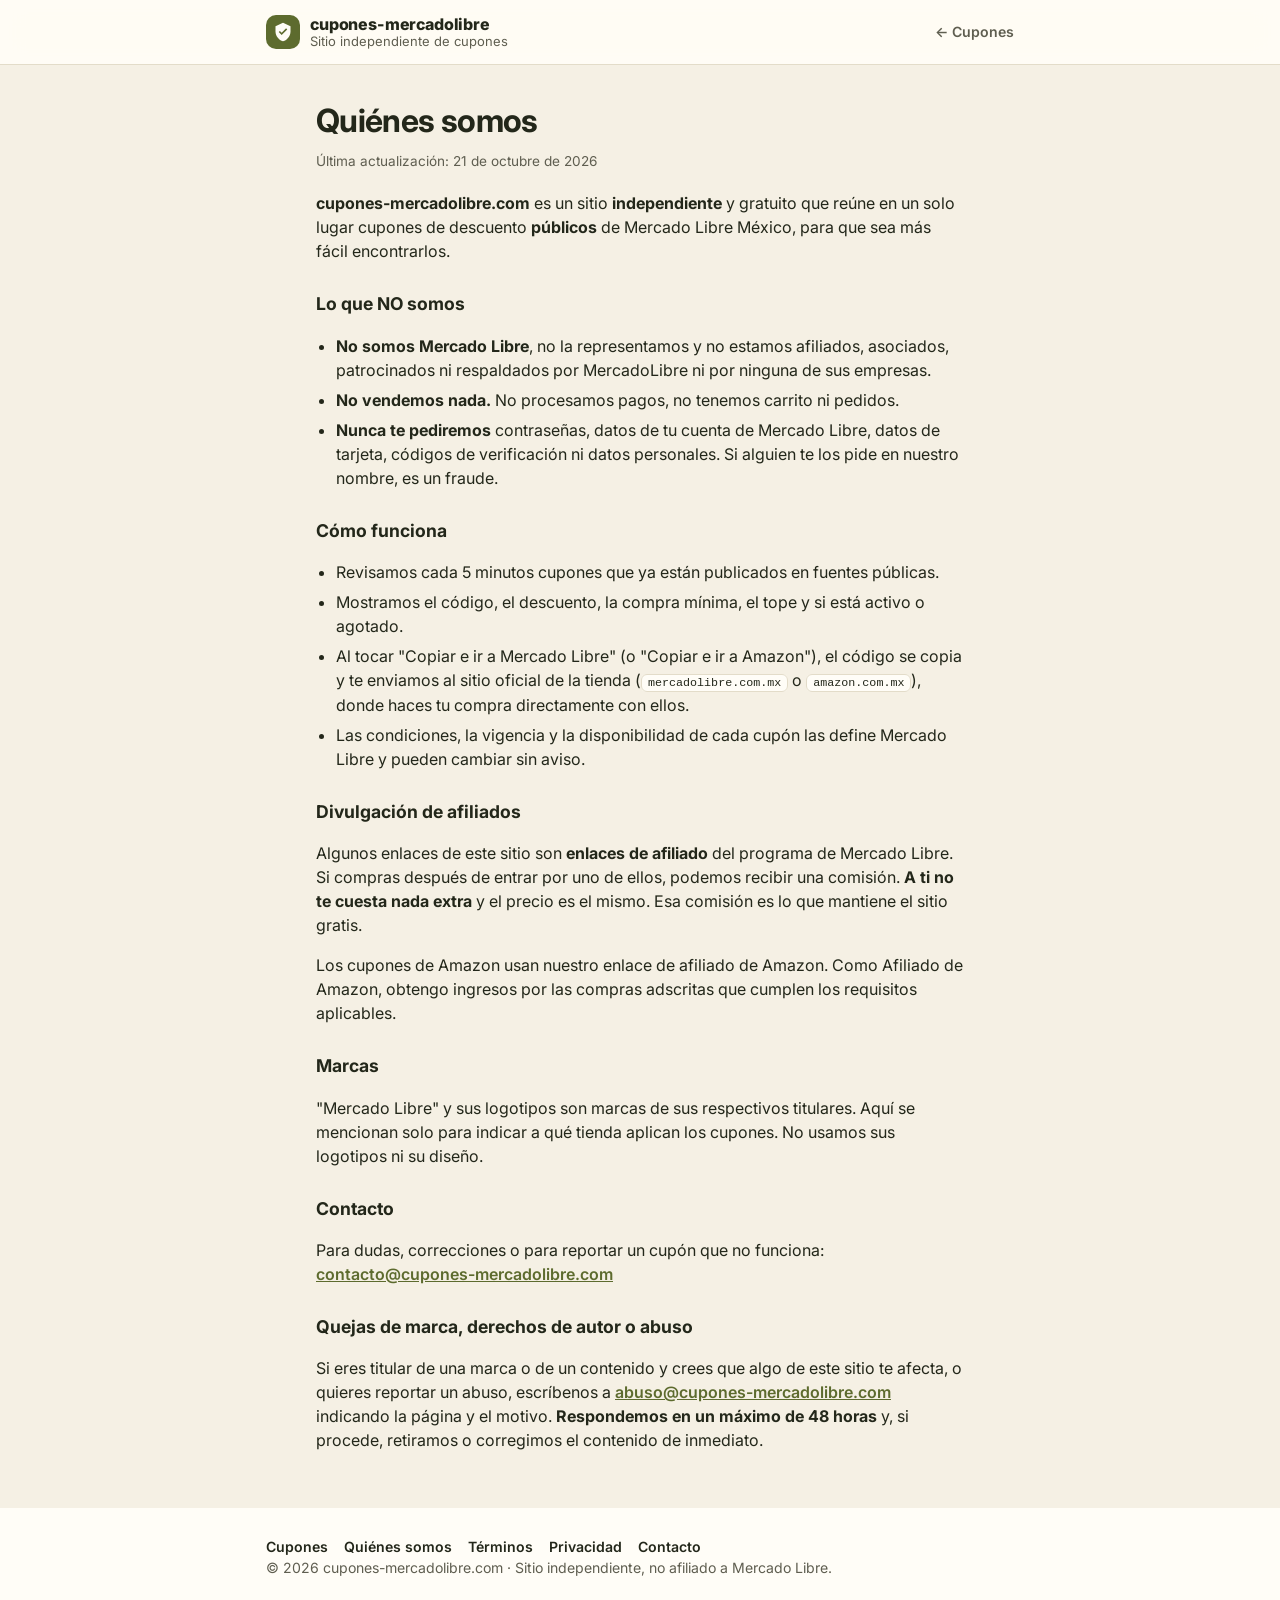
<file: acerca.html>
<!doctype html>
<html lang="es-MX">
<head>
  <meta charset="utf-8">
  <meta name="viewport" content="width=device-width, initial-scale=1">
  <title>Quiénes somos y contacto — cupones-mercadolibre.com</title>
  <meta name="description" content="cupones-mercadolibre.com es un sitio independiente que reúne cupones públicos de Mercado Libre México. No estamos afiliados a Mercado Libre. Contacto y divulgación de afiliados.">
  <link rel="canonical" href="https://cupones-mercadolibre.com/acerca">
  <link rel="icon" href="data:image/svg+xml,<svg xmlns='http://www.w3.org/2000/svg' viewBox='0 0 24 24'><path fill='%235d6b2e' d='M12 1 3 5v6c0 5.6 3.8 10.7 9 12 5.2-1.3 9-6.4 9-12V5l-9-4z'/><path fill='white' d='m10.4 15.6-3.5-3.5 1.4-1.4 2.1 2.1 5.3-5.3 1.4 1.4z'/></svg>">
  <link rel="preconnect" href="https://fonts.googleapis.com">
  <link rel="preconnect" href="https://fonts.gstatic.com" crossorigin>
  <link href="https://fonts.googleapis.com/css2?family=Inter:wght@400;600;700;800&display=swap" rel="stylesheet">
  <link rel="stylesheet" href="styles.css?v=15">
</head>
<body>
  <header class="top">
    <div class="wrap top-in">
      <a class="logo" href="/" aria-label="cupones-mercadolibre.com, inicio"><span class="logo-mark" aria-hidden="true"><svg viewBox="0 0 24 24"><path d="M12 1 3 5v6c0 5.6 3.8 10.7 9 12 5.2-1.3 9-6.4 9-12V5l-9-4z"/><path class="logo-check" d="m10.4 15.6-3.5-3.5 1.4-1.4 2.1 2.1 5.3-5.3 1.4 1.4z"/></svg></span><span class="logo-txt"><span class="logo-nombre">cupones-mercadolibre</span><span class="logo-tag">Sitio independiente de cupones</span></span></a>
      <a class="volver" href="/">← Cupones</a>
    </div>
  </header>

  <main class="wrap legal">
    <h1>Quiénes somos</h1>
    <p class="actualizado">Última actualización: 21 de octubre de 2026</p>

    <p><strong>cupones-mercadolibre.com</strong> es un sitio <strong>independiente</strong> y gratuito que reúne en un solo lugar cupones de descuento <strong>públicos</strong> de Mercado Libre México, para que sea más fácil encontrarlos.</p>

    <h2>Lo que NO somos</h2>
    <ul>
      <li><strong>No somos Mercado Libre</strong>, no la representamos y no estamos afiliados, asociados, patrocinados ni respaldados por MercadoLibre ni por ninguna de sus empresas.</li>
      <li><strong>No vendemos nada.</strong> No procesamos pagos, no tenemos carrito ni pedidos.</li>
      <li><strong>Nunca te pediremos</strong> contraseñas, datos de tu cuenta de Mercado Libre, datos de tarjeta, códigos de verificación ni datos personales. Si alguien te los pide en nuestro nombre, es un fraude.</li>
    </ul>

    <h2>Cómo funciona</h2>
    <ul>
      <li>Revisamos cada 5 minutos cupones que ya están publicados en fuentes públicas.</li>
      <li>Mostramos el código, el descuento, la compra mínima, el tope y si está activo o agotado.</li>
      <li>Al tocar "Copiar e ir a Mercado Libre" (o "Copiar e ir a Amazon"), el código se copia y te enviamos al sitio oficial de la tienda (<code>mercadolibre.com.mx</code> o <code>amazon.com.mx</code>), donde haces tu compra directamente con ellos.</li>
      <li>Las condiciones, la vigencia y la disponibilidad de cada cupón las define Mercado Libre y pueden cambiar sin aviso.</li>
    </ul>

    <h2 id="afiliados">Divulgación de afiliados</h2>
    <p>Algunos enlaces de este sitio son <strong>enlaces de afiliado</strong> del programa de Mercado Libre. Si compras después de entrar por uno de ellos, podemos recibir una comisión. <strong>A ti no te cuesta nada extra</strong> y el precio es el mismo. Esa comisión es lo que mantiene el sitio gratis.</p>
    <p>Los cupones de Amazon usan nuestro enlace de afiliado de Amazon. Como Afiliado de Amazon, obtengo ingresos por las compras adscritas que cumplen los requisitos aplicables.</p>

    <h2>Marcas</h2>
    <p>"Mercado Libre" y sus logotipos son marcas de sus respectivos titulares. Aquí se mencionan solo para indicar a qué tienda aplican los cupones. No usamos sus logotipos ni su diseño.</p>

    <h2 id="contacto">Contacto</h2>
    <p>Para dudas, correcciones o para reportar un cupón que no funciona:<br>
      <a href="mailto:contacto@cupones-mercadolibre.com">contacto@cupones-mercadolibre.com</a></p>

    <h2 id="quejas">Quejas de marca, derechos de autor o abuso</h2>
    <p>Si eres titular de una marca o de un contenido y crees que algo de este sitio te afecta, o quieres reportar un abuso, escríbenos a <a href="mailto:abuso@cupones-mercadolibre.com">abuso@cupones-mercadolibre.com</a> indicando la página y el motivo. <strong>Respondemos en un máximo de 48 horas</strong> y, si procede, retiramos o corregimos el contenido de inmediato.</p>
  </main>

  <footer class="pie">
    <div class="wrap">
      <nav class="pie-links"><a href="/">Cupones</a><a href="/acerca">Quiénes somos</a><a href="/terminos">Términos</a><a href="/privacidad">Privacidad</a><a href="/acerca#contacto">Contacto</a></nav>
      <p>© 2026 cupones-mercadolibre.com · Sitio independiente, no afiliado a Mercado Libre.</p>
    </div>
  </footer>
</body>
</html>
</file>
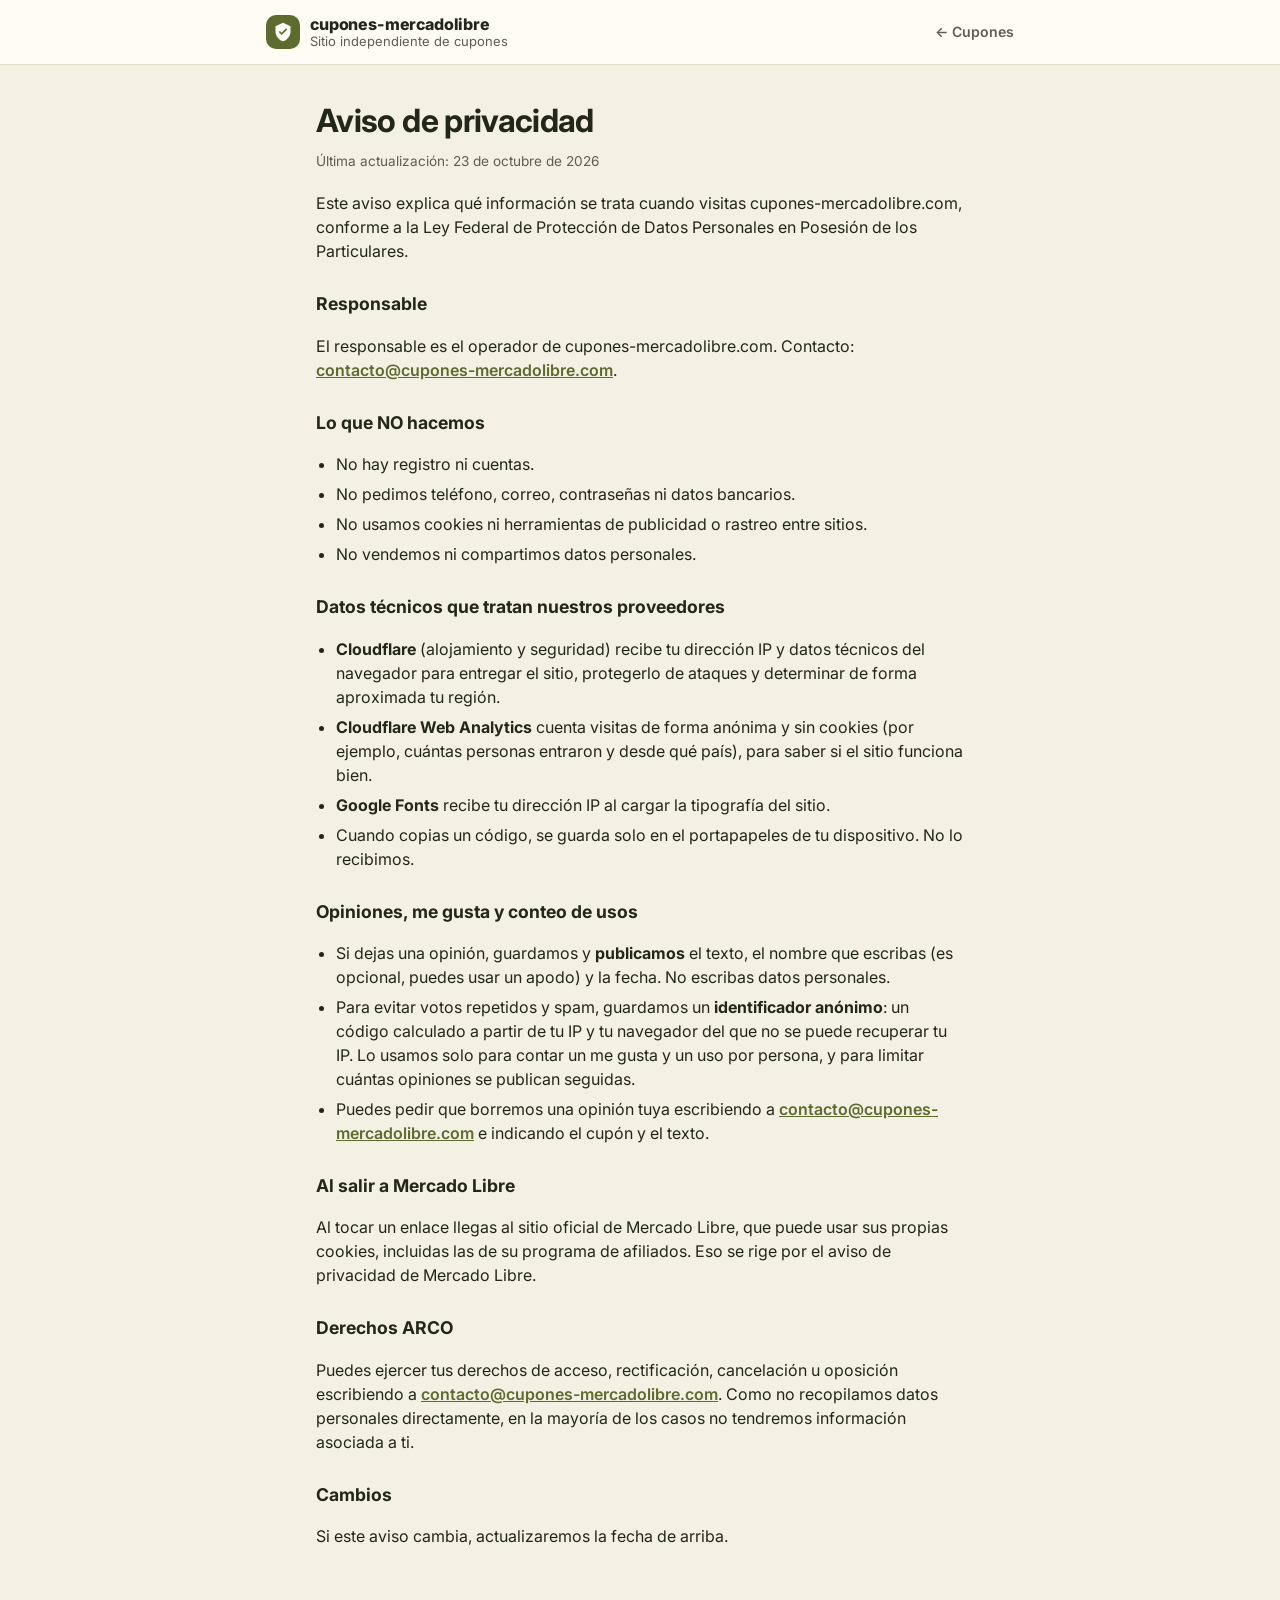
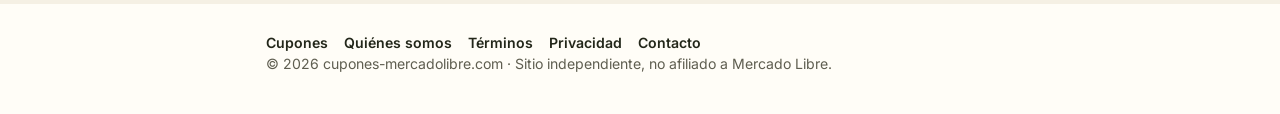
<file: privacidad.html>
<!doctype html>
<html lang="es-MX">
<head>
  <meta charset="utf-8">
  <meta name="viewport" content="width=device-width, initial-scale=1">
  <title>Aviso de privacidad — cupones-mercadolibre.com</title>
  <meta name="description" content="Aviso de privacidad de cupones-mercadolibre.com. Sin registro ni cookies; opiniones opcionales y conteo anónimo de votos.">
  <link rel="canonical" href="https://cupones-mercadolibre.com/privacidad">
  <link rel="icon" href="data:image/svg+xml,<svg xmlns='http://www.w3.org/2000/svg' viewBox='0 0 24 24'><path fill='%235d6b2e' d='M12 1 3 5v6c0 5.6 3.8 10.7 9 12 5.2-1.3 9-6.4 9-12V5l-9-4z'/><path fill='white' d='m10.4 15.6-3.5-3.5 1.4-1.4 2.1 2.1 5.3-5.3 1.4 1.4z'/></svg>">
  <link rel="preconnect" href="https://fonts.googleapis.com">
  <link rel="preconnect" href="https://fonts.gstatic.com" crossorigin>
  <link href="https://fonts.googleapis.com/css2?family=Inter:wght@400;600;700;800&display=swap" rel="stylesheet">
  <link rel="stylesheet" href="styles.css?v=15">
</head>
<body>
  <header class="top">
    <div class="wrap top-in">
      <a class="logo" href="/" aria-label="cupones-mercadolibre.com, inicio"><span class="logo-mark" aria-hidden="true"><svg viewBox="0 0 24 24"><path d="M12 1 3 5v6c0 5.6 3.8 10.7 9 12 5.2-1.3 9-6.4 9-12V5l-9-4z"/><path class="logo-check" d="m10.4 15.6-3.5-3.5 1.4-1.4 2.1 2.1 5.3-5.3 1.4 1.4z"/></svg></span><span class="logo-txt"><span class="logo-nombre">cupones-mercadolibre</span><span class="logo-tag">Sitio independiente de cupones</span></span></a>
      <a class="volver" href="/">← Cupones</a>
    </div>
  </header>

  <main class="wrap legal">
    <h1>Aviso de privacidad</h1>
    <p class="actualizado">Última actualización: 23 de octubre de 2026</p>

    <p>Este aviso explica qué información se trata cuando visitas cupones-mercadolibre.com, conforme a la Ley Federal de Protección de Datos Personales en Posesión de los Particulares.</p>

    <h2>Responsable</h2>
    <p>El responsable es el operador de cupones-mercadolibre.com. Contacto: <a href="mailto:contacto@cupones-mercadolibre.com">contacto@cupones-mercadolibre.com</a>.</p>

    <h2>Lo que NO hacemos</h2>
    <ul>
      <li>No hay registro ni cuentas.</li>
      <li>No pedimos teléfono, correo, contraseñas ni datos bancarios.</li>
      <li>No usamos cookies ni herramientas de publicidad o rastreo entre sitios.</li>
      <li>No vendemos ni compartimos datos personales.</li>
    </ul>

    <h2>Datos técnicos que tratan nuestros proveedores</h2>
    <ul>
      <li><strong>Cloudflare</strong> (alojamiento y seguridad) recibe tu dirección IP y datos técnicos del navegador para entregar el sitio, protegerlo de ataques y determinar de forma aproximada tu región.</li>
      <li><strong>Cloudflare Web Analytics</strong> cuenta visitas de forma anónima y sin cookies (por ejemplo, cuántas personas entraron y desde qué país), para saber si el sitio funciona bien.</li>
      <li><strong>Google Fonts</strong> recibe tu dirección IP al cargar la tipografía del sitio.</li>
      <li>Cuando copias un código, se guarda solo en el portapapeles de tu dispositivo. No lo recibimos.</li>
    </ul>

    <h2>Opiniones, me gusta y conteo de usos</h2>
    <ul>
      <li>Si dejas una opinión, guardamos y <strong>publicamos</strong> el texto, el nombre que escribas (es opcional, puedes usar un apodo) y la fecha. No escribas datos personales.</li>
      <li>Para evitar votos repetidos y spam, guardamos un <strong>identificador anónimo</strong>: un código calculado a partir de tu IP y tu navegador del que no se puede recuperar tu IP. Lo usamos solo para contar un me gusta y un uso por persona, y para limitar cuántas opiniones se publican seguidas.</li>
      <li>Puedes pedir que borremos una opinión tuya escribiendo a <a href="mailto:contacto@cupones-mercadolibre.com">contacto@cupones-mercadolibre.com</a> e indicando el cupón y el texto.</li>
    </ul>

    <h2>Al salir a Mercado Libre</h2>
    <p>Al tocar un enlace llegas al sitio oficial de Mercado Libre, que puede usar sus propias cookies, incluidas las de su programa de afiliados. Eso se rige por el aviso de privacidad de Mercado Libre.</p>

    <h2>Derechos ARCO</h2>
    <p>Puedes ejercer tus derechos de acceso, rectificación, cancelación u oposición escribiendo a <a href="mailto:contacto@cupones-mercadolibre.com">contacto@cupones-mercadolibre.com</a>. Como no recopilamos datos personales directamente, en la mayoría de los casos no tendremos información asociada a ti.</p>

    <h2>Cambios</h2>
    <p>Si este aviso cambia, actualizaremos la fecha de arriba.</p>
  </main>

  <footer class="pie">
    <div class="wrap">
      <nav class="pie-links"><a href="/">Cupones</a><a href="/acerca">Quiénes somos</a><a href="/terminos">Términos</a><a href="/privacidad">Privacidad</a><a href="/acerca#contacto">Contacto</a></nav>
      <p>© 2026 cupones-mercadolibre.com · Sitio independiente, no afiliado a Mercado Libre.</p>
    </div>
  </footer>
</body>
</html>
</file>
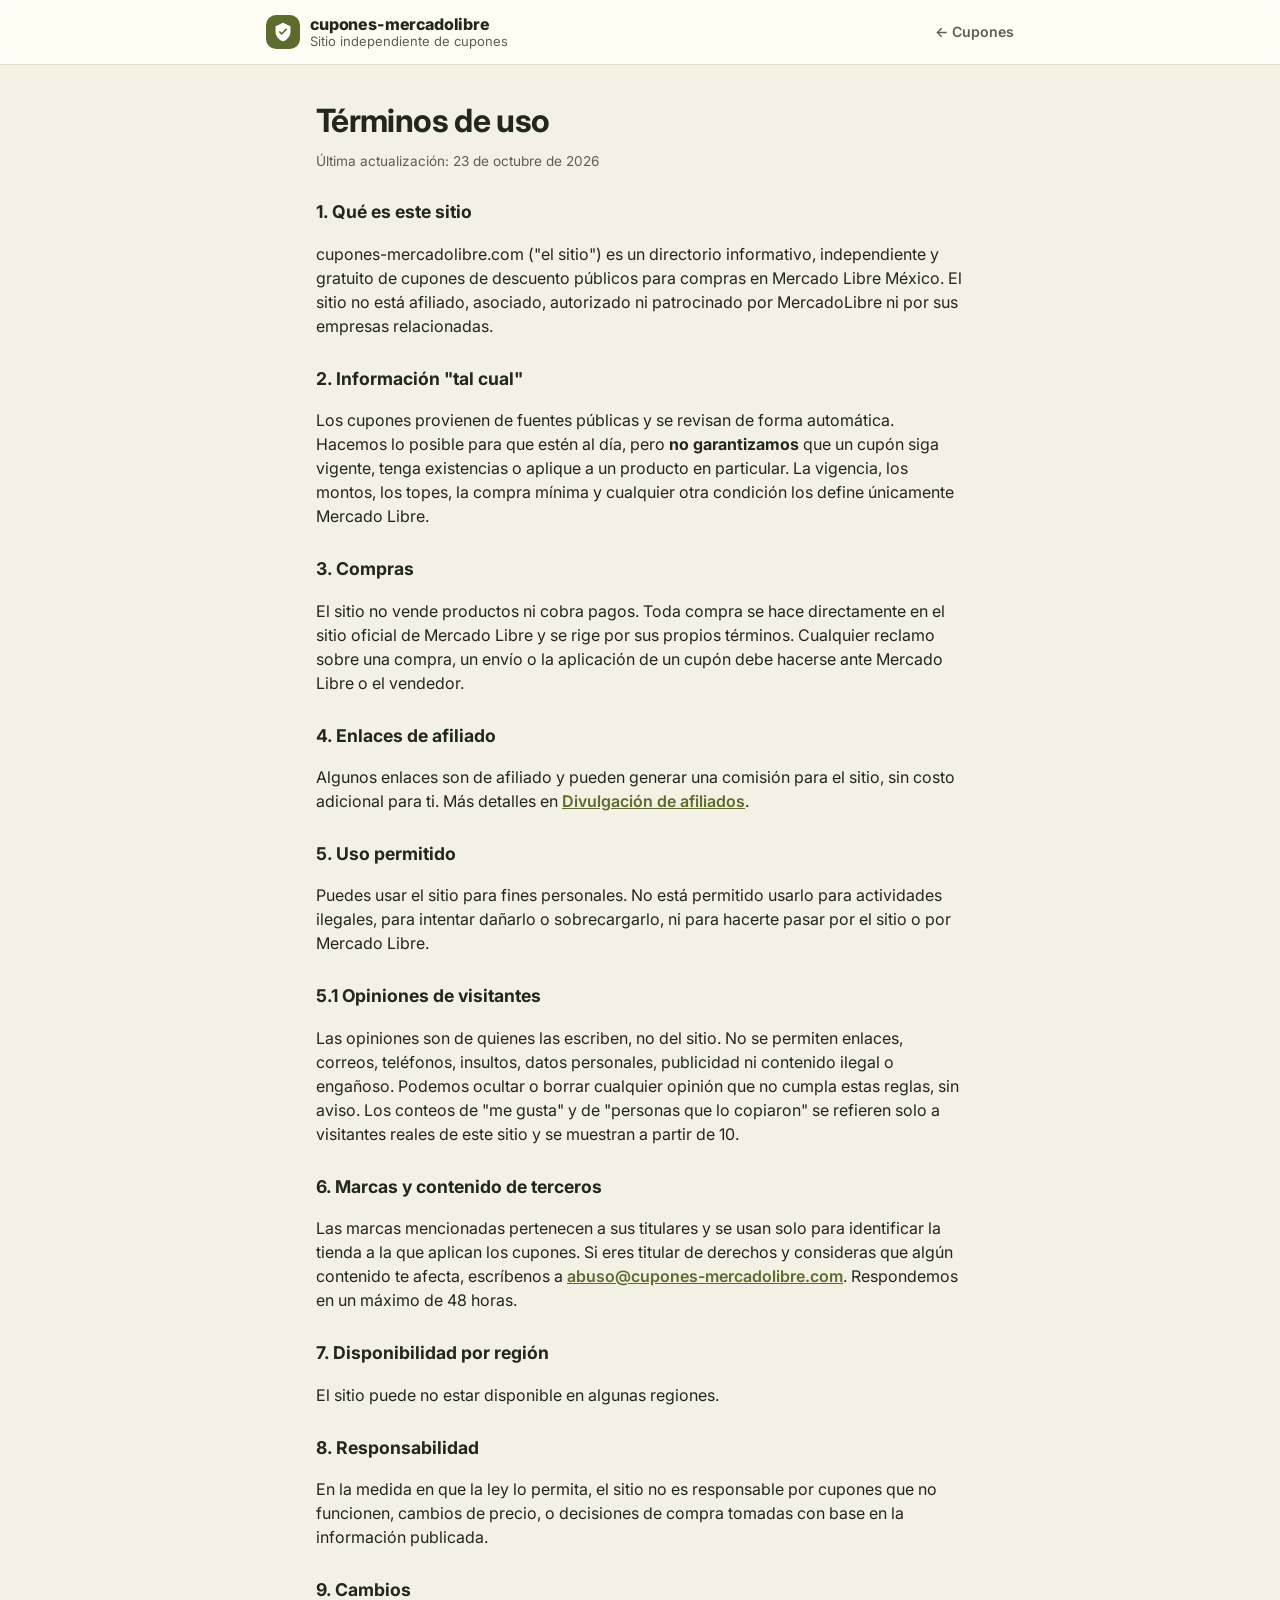
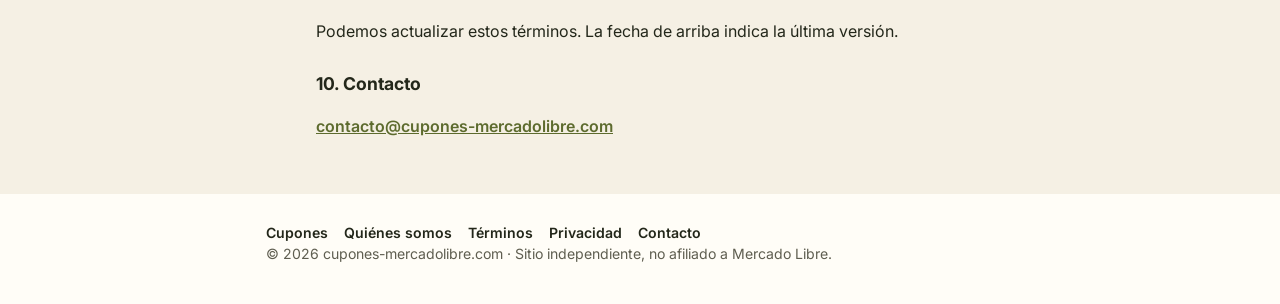
<file: terminos.html>
<!doctype html>
<html lang="es-MX">
<head>
  <meta charset="utf-8">
  <meta name="viewport" content="width=device-width, initial-scale=1">
  <title>Términos de uso — cupones-mercadolibre.com</title>
  <meta name="description" content="Términos de uso de cupones-mercadolibre.com, sitio independiente de cupones públicos para Mercado Libre México.">
  <link rel="canonical" href="https://cupones-mercadolibre.com/terminos">
  <link rel="icon" href="data:image/svg+xml,<svg xmlns='http://www.w3.org/2000/svg' viewBox='0 0 24 24'><path fill='%235d6b2e' d='M12 1 3 5v6c0 5.6 3.8 10.7 9 12 5.2-1.3 9-6.4 9-12V5l-9-4z'/><path fill='white' d='m10.4 15.6-3.5-3.5 1.4-1.4 2.1 2.1 5.3-5.3 1.4 1.4z'/></svg>">
  <link rel="preconnect" href="https://fonts.googleapis.com">
  <link rel="preconnect" href="https://fonts.gstatic.com" crossorigin>
  <link href="https://fonts.googleapis.com/css2?family=Inter:wght@400;600;700;800&display=swap" rel="stylesheet">
  <link rel="stylesheet" href="styles.css?v=15">
</head>
<body>
  <header class="top">
    <div class="wrap top-in">
      <a class="logo" href="/" aria-label="cupones-mercadolibre.com, inicio"><span class="logo-mark" aria-hidden="true"><svg viewBox="0 0 24 24"><path d="M12 1 3 5v6c0 5.6 3.8 10.7 9 12 5.2-1.3 9-6.4 9-12V5l-9-4z"/><path class="logo-check" d="m10.4 15.6-3.5-3.5 1.4-1.4 2.1 2.1 5.3-5.3 1.4 1.4z"/></svg></span><span class="logo-txt"><span class="logo-nombre">cupones-mercadolibre</span><span class="logo-tag">Sitio independiente de cupones</span></span></a>
      <a class="volver" href="/">← Cupones</a>
    </div>
  </header>

  <main class="wrap legal">
    <h1>Términos de uso</h1>
    <p class="actualizado">Última actualización: 23 de octubre de 2026</p>

    <h2>1. Qué es este sitio</h2>
    <p>cupones-mercadolibre.com ("el sitio") es un directorio informativo, independiente y gratuito de cupones de descuento públicos para compras en Mercado Libre México. El sitio no está afiliado, asociado, autorizado ni patrocinado por MercadoLibre ni por sus empresas relacionadas.</p>

    <h2>2. Información "tal cual"</h2>
    <p>Los cupones provienen de fuentes públicas y se revisan de forma automática. Hacemos lo posible para que estén al día, pero <strong>no garantizamos</strong> que un cupón siga vigente, tenga existencias o aplique a un producto en particular. La vigencia, los montos, los topes, la compra mínima y cualquier otra condición los define únicamente Mercado Libre.</p>

    <h2>3. Compras</h2>
    <p>El sitio no vende productos ni cobra pagos. Toda compra se hace directamente en el sitio oficial de Mercado Libre y se rige por sus propios términos. Cualquier reclamo sobre una compra, un envío o la aplicación de un cupón debe hacerse ante Mercado Libre o el vendedor.</p>

    <h2>4. Enlaces de afiliado</h2>
    <p>Algunos enlaces son de afiliado y pueden generar una comisión para el sitio, sin costo adicional para ti. Más detalles en <a href="/acerca#afiliados">Divulgación de afiliados</a>.</p>

    <h2>5. Uso permitido</h2>
    <p>Puedes usar el sitio para fines personales. No está permitido usarlo para actividades ilegales, para intentar dañarlo o sobrecargarlo, ni para hacerte pasar por el sitio o por Mercado Libre.</p>

    <h2>5.1 Opiniones de visitantes</h2>
    <p>Las opiniones son de quienes las escriben, no del sitio. No se permiten enlaces, correos, teléfonos, insultos, datos personales, publicidad ni contenido ilegal o engañoso. Podemos ocultar o borrar cualquier opinión que no cumpla estas reglas, sin aviso. Los conteos de "me gusta" y de "personas que lo copiaron" se refieren solo a visitantes reales de este sitio y se muestran a partir de 10.</p>

    <h2>6. Marcas y contenido de terceros</h2>
    <p>Las marcas mencionadas pertenecen a sus titulares y se usan solo para identificar la tienda a la que aplican los cupones. Si eres titular de derechos y consideras que algún contenido te afecta, escríbenos a <a href="mailto:abuso@cupones-mercadolibre.com">abuso@cupones-mercadolibre.com</a>. Respondemos en un máximo de 48 horas.</p>

    <h2>7. Disponibilidad por región</h2>
    <p>El sitio puede no estar disponible en algunas regiones.</p>

    <h2>8. Responsabilidad</h2>
    <p>En la medida en que la ley lo permita, el sitio no es responsable por cupones que no funcionen, cambios de precio, o decisiones de compra tomadas con base en la información publicada.</p>

    <h2>9. Cambios</h2>
    <p>Podemos actualizar estos términos. La fecha de arriba indica la última versión.</p>

    <h2>10. Contacto</h2>
    <p><a href="mailto:contacto@cupones-mercadolibre.com">contacto@cupones-mercadolibre.com</a></p>
  </main>

  <footer class="pie">
    <div class="wrap">
      <nav class="pie-links"><a href="/">Cupones</a><a href="/acerca">Quiénes somos</a><a href="/terminos">Términos</a><a href="/privacidad">Privacidad</a><a href="/acerca#contacto">Contacto</a></nav>
      <p>© 2026 cupones-mercadolibre.com · Sitio independiente, no afiliado a Mercado Libre.</p>
    </div>
  </footer>
</body>
</html>
</file>
<file: styles.css>
/* Paleta marfil y verde oliva, siempre clara (también con el celular en modo oscuro). */
:root {
  color-scheme: light;
  --bg: #f5f0e4;
  --card: #fffdf7;
  --text: #23271a;
  --muted: #5f5e50;
  --line: #e3dcc9;
  --soft: #efe9da;
  --accent: #5d6b2e;
  --accent-ink: #fffdf7;
  --accent-soft: #e6e8cf;
  --accent-line: #cdd2a8;
  --warn: #9a4a0c;
  --warn-soft: #f8ead8;
  --heart: #c2263f;
  --heart-soft: #f9e3e3;
  --ml: #ffe600;
  --radius: 14px;
  --ease-out: cubic-bezier(0.23, 1, 0.32, 1);
}

* { box-sizing: border-box; }
[hidden] { display: none !important; }
html { -webkit-text-size-adjust: 100%; scroll-behavior: smooth; scroll-padding-top: 72px; }
body {
  margin: 0;
  font-family: Inter, system-ui, -apple-system, "Segoe UI", Roboto, sans-serif;
  background: var(--bg);
  color: var(--text);
  line-height: 1.5;
  -webkit-font-smoothing: antialiased;
}
.wrap { max-width: 780px; margin: 0 auto; padding: 0 16px; }
.nowrap { white-space: nowrap; }
button, input, textarea { font: inherit; color: inherit; }
::selection { background: var(--accent-soft); color: var(--text); }
:focus-visible { outline: 2px solid var(--accent); outline-offset: 2px; border-radius: 6px; }
svg { display: block; }

/* ---------- Encabezado ---------- */
.top {
  position: sticky; top: 0; z-index: 10;
  background: color-mix(in srgb, var(--card) 92%, transparent);
  backdrop-filter: saturate(180%) blur(12px);
  -webkit-backdrop-filter: saturate(180%) blur(12px);
  border-bottom: 1px solid var(--line);
}
.top-in { display: flex; align-items: center; justify-content: space-between; gap: 16px; height: 64px; }
.logo { display: flex; align-items: center; gap: 10px; color: var(--text); text-decoration: none; min-width: 0; }
.logo-mark { flex: none; width: 34px; height: 34px; display: grid; place-items: center; border-radius: 10px; background: var(--accent); }
.logo-mark svg { width: 20px; height: 20px; fill: var(--accent-ink); }
.logo-mark .logo-check { fill: var(--accent); }
.logo-txt { display: flex; flex-direction: column; line-height: 1.15; min-width: 0; }
.logo-nombre { font-weight: 800; font-size: 1rem; letter-spacing: -.01em; white-space: nowrap; }
.logo-tag { font-size: .8125rem; color: var(--muted); font-weight: 400; white-space: nowrap; }
.nav { display: flex; gap: 4px; }
.nav a { color: var(--muted); text-decoration: none; font-size: .88rem; font-weight: 600; padding: 8px 10px; border-radius: 8px; transition: color 150ms ease, background-color 150ms ease; }
.nav a:hover { color: var(--text); background: var(--soft); }

/* ---------- Portada ---------- */
.hero { background: var(--card); padding: 36px 0 28px; }
.vivo { display: flex; align-items: center; gap: 8px; margin: 16px 0 0; color: var(--accent); font-size: .95rem; font-weight: 600; }
.punto { width: 8px; height: 8px; border-radius: 50%; background: var(--accent); box-shadow: 0 0 0 3px color-mix(in srgb, var(--accent) 25%, transparent); }
.vivo.atrasado { color: var(--warn); }
.vivo.atrasado .punto { background: var(--warn); box-shadow: 0 0 0 3px color-mix(in srgb, var(--warn) 25%, transparent); }
.hero h1 {
  margin: 0;
  font-size: clamp(2.2rem, 7vw, 3.5rem);
  line-height: 1.04; letter-spacing: -.03em; font-weight: 800;
  text-wrap: balance;
}
.sub { margin: 12px 0 0; color: var(--text); max-width: 60ch; font-size: 1.125rem; }

.confianza { list-style: none; margin: 14px 0 0; padding: 0; display: flex; flex-wrap: wrap; gap: 6px 20px; }
.confianza li { display: flex; align-items: center; gap: 7px; font-size: .95rem; color: var(--muted); }
.ok {
  flex: none; width: 18px; height: 18px; border-radius: 50%; background: var(--accent);
  -webkit-mask: url("data:image/svg+xml,%3Csvg xmlns='http://www.w3.org/2000/svg' viewBox='0 0 24 24'%3E%3Cpath d='M12 2a10 10 0 1 0 0 20 10 10 0 0 0 0-20zm-1.2 14.2-4-4 1.4-1.4 2.6 2.6 5.6-5.6 1.4 1.4-7 7z'/%3E%3C/svg%3E") center / contain no-repeat;
          mask: url("data:image/svg+xml,%3Csvg xmlns='http://www.w3.org/2000/svg' viewBox='0 0 24 24'%3E%3Cpath d='M12 2a10 10 0 1 0 0 20 10 10 0 0 0 0-20zm-1.2 14.2-4-4 1.4-1.4 2.6 2.6 5.6-5.6 1.4 1.4-7 7z'/%3E%3C/svg%3E") center / contain no-repeat;
}


/* ---------- Cómo funciona ---------- */
.como { margin-top: 48px; }
.como h2 { margin: 0 0 14px; font-size: 1.35rem; letter-spacing: -.02em; font-weight: 800; }
.pasos { list-style: none; padding: 0; margin: 0; display: grid; grid-template-columns: repeat(2, 1fr); gap: 10px; counter-reset: paso; }
.pasos li { counter-increment: paso; position: relative; background: var(--card); border-radius: 12px; padding: 16px 16px 16px 56px; }
.pasos li::before {
  content: counter(paso); position: absolute; left: 16px; top: 15px;
  display: grid; place-items: center; width: 28px; height: 28px; border-radius: 50%;
  background: var(--accent-soft); color: var(--accent); font-weight: 800; font-size: .9rem;
}
.pasos strong { display: block; font-size: 1rem; }
.pasos span { display: block; font-size: .95rem; color: var(--muted); margin-top: 2px; }

/* ---------- Títulos de sección ---------- */
.seccion-titulo { display: flex; flex-wrap: wrap; align-items: center; justify-content: space-between; gap: 8px 16px; margin: 32px 0 14px; }
.seccion-titulo h2 { margin: 0; font-size: 1.35rem; letter-spacing: -.02em; font-weight: 800; }
.seccion-sub { margin: 0; width: 100%; color: var(--muted); font-size: 1rem; }
.bloque { margin-top: 8px; }

/* Filtros */
.chips { display: flex; gap: 8px; flex-wrap: wrap; }
.chip {
  font-size: .85rem; font-weight: 600;
  border: 1px solid var(--line); background: var(--card); color: var(--text);
  padding: 6px 14px; border-radius: 999px; cursor: pointer;
  transition: transform 140ms var(--ease-out), background-color 150ms ease, color 150ms ease;
}
.chip:active { transform: scale(0.97); }
.chip[aria-pressed="true"] { background: var(--text); border-color: var(--text); color: var(--card); }

/* ---------- Cupones ---------- */
/* Tarjeta sencilla, pensada primero para el celular: monto, condiciones, código y un botón. */
.lista { display: grid; gap: 12px; }
.cupon {
  display: flex; flex-direction: column; gap: 14px;
  background: var(--card);
  border-radius: 18px;
  padding: 18px;
}

.cupon-cabeza { display: flex; justify-content: space-between; align-items: center; gap: 12px; margin-bottom: -6px; }
.cupon-cat { display: block; font-size: .875rem; font-weight: 600; color: var(--muted); }
.cupon-monto { margin: 0; color: var(--accent); line-height: 1.1; }
.monto { font-size: 2.25rem; font-weight: 800; letter-spacing: -.03em; }
.monto-sufijo { font-size: 1rem; font-weight: 600; }
/* Dónde se usa el cupón: etiqueta de texto, sin el logotipo de Mercado Libre. */
.tienda {
  flex: none; padding: 5px 11px; border-radius: 999px;
  background: var(--ml); color: #2b2a1e;
  font-size: .8125rem; font-weight: 700; line-height: 1.2; white-space: nowrap;
}
.cupon-cond { margin: 0; font-size: 1rem; color: var(--text); }
.cupon-cond b { font-weight: 700; }
.nota { margin: 0; font-size: .92rem; color: var(--muted); }

/* El código, como un recorte de cupón */
.codigo {
  display: flex; align-items: center; justify-content: space-between; gap: 12px;
  height: 52px; padding: 0 16px;
  border: 2px dashed var(--accent-line); border-radius: 12px; background: var(--soft);
  transition: border-color 200ms ease, background-color 200ms ease, color 200ms ease;
}
.codigo-etq { font-size: .85rem; font-weight: 600; color: var(--muted); }
.codigo-txt {
  font-family: ui-monospace, "SF Mono", Consolas, monospace;
  font-size: 1.15rem; font-weight: 700; letter-spacing: .1em;
  overflow: hidden; text-overflow: ellipsis; white-space: nowrap;
}
.codigo.visto { border-style: solid; border-color: var(--accent); background: var(--accent-soft); color: var(--accent); }

.btn {
  font-weight: 700; font-size: 1rem;
  height: 52px; padding: 0 22px;
  border: 0; border-radius: 12px; cursor: pointer;
  background: var(--accent); color: var(--accent-ink);
  text-decoration: none; display: inline-flex; align-items: center; justify-content: center;
  text-align: center;
  transition: transform 140ms var(--ease-out), filter 150ms ease, opacity 150ms ease;
}
.btn:active { transform: scale(0.97); }
.btn:disabled { opacity: .6; cursor: default; }
.btn.full { width: 100%; }
.btn-chico { height: 40px; padding: 0 18px; font-size: .92rem; }

.cupon-pie { display: flex; justify-content: space-between; align-items: center; gap: 10px; font-size: .88rem; color: var(--muted); }
.vence .pronto { color: var(--warn); font-weight: 600; }
.estado { display: inline-block; margin-right: 8px; font-size: .82rem; font-weight: 700; padding: 3px 9px; border-radius: 999px; white-space: nowrap; }
.estado-pocas { color: var(--warn); background: var(--warn-soft); }
.estado-proximamente, .estado-agotado, .estado-vencido, .estado-finalizado { color: var(--muted); background: var(--soft); }

/* Me gusta */
.like {
  flex: none; display: inline-flex; align-items: center; gap: 6px;
  height: 40px; min-width: 44px; padding: 0 12px; border-radius: 999px;
  border: 1px solid var(--line); background: var(--card); cursor: pointer;
  font-size: .9rem; font-weight: 600; color: var(--muted);
  transition: transform 140ms var(--ease-out), background-color 150ms ease, color 150ms ease, border-color 150ms ease;
}
.like span:empty { display: none; }
.like svg { width: 18px; height: 18px; fill: currentColor; }
.like:active { transform: scale(0.94); }
.like.activo { color: var(--heart); background: var(--heart-soft); border-color: transparent; }
.like.activo svg { animation: latido 300ms var(--ease-out); }
@keyframes latido { 40% { transform: scale(1.25); } }

/* Programado (se activa a una hora): morado, para distinguirlo de los activos */
.cupon.es-proximo { background: #F7F3FF; box-shadow: 0 0 0 2px rgba(124, 58, 237, .35); }
.es-proximo .cupon-monto { color: #6D28D9; }
.es-proximo .tienda { background: #EDE5FF; color: #5B21B6; }
.es-proximo .horario { color: #5B21B6; font-weight: 600; }
.aviso-proximo { margin: 0; align-self: flex-start; padding: 5px 12px; border-radius: 999px; background: #6D28D9; color: #fff;
  font-size: .85rem; font-weight: 700; }

/* Agotados e historial: la misma tarjeta, más apagada */
.es-apagado .cupon-monto { color: var(--muted); }
.es-apagado .monto { text-decoration: line-through; text-decoration-thickness: 2px; }
.es-apagado .tienda { background: var(--line); color: var(--muted); }
.es-apagado .codigo { border-color: var(--line); color: var(--muted); }
.es-historial { padding: 14px 16px; gap: 10px; }
.es-historial .monto { font-size: 1.6rem; }
.es-historial .codigo { height: 44px; }

/* ---------- Temporadas de ofertas ---------- */
.temporadas { margin-top: 8px; }
.temp-lista { list-style: none; margin: 0; padding: 0; display: grid; gap: 10px; }
.temp-lista li { position: relative; background: var(--card); border-radius: 18px; padding: 18px; }
.temp-lista h3 { margin: 0; font-size: 1.15rem; letter-spacing: -.01em; }
.temp-fecha { margin: 2px 0 0; color: var(--accent); font-weight: 700; }
.temp-lista p:not(.temp-fecha) { margin: 8px 0 0; color: var(--muted); }
.temp-estado:not(:empty) {
  display: inline-block; margin-top: 12px; padding: 4px 11px; border-radius: 999px;
  background: var(--accent-soft); color: var(--accent); font-size: .85rem; font-weight: 700;
}
.temp-lista .en-curso .temp-estado { background: var(--ml); color: #2b2a1e; }
.temp-lista .terminada { opacity: .6; }
.temp-faq { margin-top: 12px; background: var(--card); border-radius: 18px; padding: 4px 18px; }
.temp-faq details:first-child { border-top: 0; }

@media (min-width: 720px) {
  .temp-lista { grid-template-columns: repeat(2, 1fr); }
}

/* ---------- Opiniones (sección aparte) ---------- */
.opiniones { margin-top: 8px; }
.op-form { display: grid; gap: 12px; background: var(--card); border-radius: 18px; padding: 18px; }
.op-campo { display: grid; gap: 6px; font-size: .92rem; font-weight: 600; }
.op-campo small { font-size: inherit; font-weight: 400; color: var(--muted); }
.op-form select, .op-form input, .op-form textarea {
  width: 100%; border: 1px solid var(--line); background: var(--bg);
  border-radius: 10px; padding: 10px 12px; font-size: 1rem; font-weight: 400; resize: vertical;
}
.op-form select { height: 46px; }
.op-form select:focus, .op-form input:focus, .op-form textarea:focus { outline: 2px solid var(--accent); outline-offset: 1px; border-color: transparent; }
.op-acciones { display: flex; align-items: center; justify-content: space-between; gap: 8px; }
.op-regla { font-size: .85rem; color: var(--muted); }
.op-error { margin: 0; font-size: .9rem; color: var(--warn); font-weight: 600; }
.op-lista { list-style: none; margin: 12px 0 0; padding: 0; display: grid; gap: 8px; }
.op-lista li { background: var(--card); border-radius: 14px; padding: 12px 16px; }
.op-cabeza { display: flex; justify-content: space-between; gap: 8px; font-size: .9rem; }
.op-cabeza span { color: var(--muted); }
.op-sobre { display: block; margin-top: 2px; font-size: .85rem; font-weight: 600; color: var(--accent); }
.op-lista p { margin: 6px 0 0; font-size: 1rem; overflow-wrap: anywhere; }
.op-lista .op-vacio { background: transparent; color: var(--muted); text-align: center; }

@media (min-width: 720px) {
  .lista { grid-template-columns: repeat(2, 1fr); }
}

/* ---------- Perrito habanero ---------- */
.perrito {
  position: fixed; left: 0; bottom: max(8px, env(safe-area-inset-bottom)); z-index: 15;
  width: 92px; pointer-events: none;
}
.perrito-cuerpo {
  display: block; width: 92px; height: 77px; padding: 0; border: 0; background: none; cursor: pointer;
  pointer-events: auto; -webkit-tap-highlight-color: transparent;
}
.perrito-cuerpo:focus-visible { outline-offset: 0; }
.perrito svg { width: 100%; height: 100%; overflow: visible; transition: transform 200ms var(--ease-out); }
.perrito.a-la-izquierda svg { transform: scaleX(-1); }

/* Colores: blanco cálido con sombras marfil, collar verde oliva y placa amarilla */
.perrito .p-sombra { fill: rgba(35, 39, 26, .09); }
/* Sin bordes por pieza: el contorno sale de la silueta completa (drop-shadow), así no se ven costuras. */
.perrito .p-pata rect, .perrito .p-pelo, .perrito .p-torso, .perrito .p-cola circle, .perrito .p-craneo { fill: #fffdf7; }
.perrito .p-hocico { fill: #fffdf7; stroke: #e4d9c2; stroke-width: 1.2; }
.perrito svg { filter: drop-shadow(0 0 .7px #a99c7d) drop-shadow(0 0 .7px #a99c7d) drop-shadow(0 3px 4px rgba(35, 39, 26, .12)); }
.perrito .p-oreja { fill: #f3ead9; stroke: #e2d6bd; stroke-width: 1.2; }
.perrito .p-nariz, .perrito .p-ojo { fill: #23271a; }
.perrito .p-brillo { fill: #fff; }
.perrito .p-chapeta { fill: #f2b3aa; opacity: .55; }
.perrito .p-collar { fill: none; stroke: var(--accent); stroke-width: 5; stroke-linecap: round; }
.perrito .p-placa { fill: var(--ml); stroke: #c9b400; stroke-width: 1; }
.perrito .p-boca-cerrada { fill: none; stroke: #23271a; stroke-width: 1.6; stroke-linecap: round; }
.perrito .p-boca-abierta { display: none; }
.perrito .p-boca-abierta ellipse:first-child { fill: #6e2f2f; }
.perrito .p-lengua { fill: #e98b8b; }

/* Movimiento: la cola se mueve siempre; las patas, al caminar; la cabeza, al ladrar */
.perrito .p-cola { transform-origin: 32px 56px; animation: cola 900ms ease-in-out infinite alternate; }
.perrito .p-pata { transform-box: fill-box; transform-origin: 50% 8%; }
.perrito.caminando .p-pata-1, .perrito.caminando .p-pata-4 { animation: paso 320ms ease-in-out infinite alternate; }
.perrito.caminando .p-pata-2, .perrito.caminando .p-pata-3 { animation: paso 320ms ease-in-out infinite alternate-reverse; }
.perrito.caminando .p-cuerpo { animation: trote 320ms ease-in-out infinite alternate; }
.perrito .p-cabeza { transform-origin: 86px 58px; }
.perrito.ladrando .p-cabeza { animation: guau 380ms var(--ease-out) 2; }
.perrito.ladrando .p-boca-abierta { display: inline; }
.perrito.ladrando .p-boca-cerrada { display: none; }
.perrito.ladrando .p-cola { animation-duration: 260ms; }
@keyframes cola { from { transform: rotate(-8deg); } to { transform: rotate(10deg); } }
@keyframes paso { from { transform: rotate(-16deg); } to { transform: rotate(16deg); } }
@keyframes trote { from { transform: translateY(0); } to { transform: translateY(-2px); } }
@keyframes guau { 40% { transform: rotate(-9deg) translateY(-2px); } }

/* Sentado: el cuerpo se inclina hacia atrás, las patas de atrás se vuelven el anca */
.perrito .p-anca { fill: #fffdf7; opacity: 0; transition: opacity 200ms ease; }
.perrito .p-cuerpo { transform-origin: 36px 84px; transition: transform 260ms var(--ease-out); }
.perrito .p-pata-1, .perrito .p-pata-2 { transition: opacity 200ms ease; }
.perrito .p-pata-3 rect, .perrito .p-pata-4 rect { transform-box: fill-box; transform-origin: 50% 100%; transition: transform 260ms var(--ease-out); }
.perrito.sentado .p-anca { opacity: 1; }
.perrito.sentado .p-pata-1, .perrito.sentado .p-pata-2 { opacity: 0; }
.perrito.sentado .p-cuerpo { transform: rotate(-14deg); }
.perrito.sentado .p-pata-3 rect, .perrito.sentado .p-pata-4 rect { transform: scaleY(1.5); }

/* En el celular, mientras deslizas, se agacha y baja para no estorbar */
.perrito-cuerpo { transition: transform 280ms var(--ease-out); }
.perrito.agachado .perrito-cuerpo { transform: translateY(62%); }
.perrito-globo { transition: opacity 150ms ease; }
.perrito.agachado .perrito-globo { opacity: 0; }

/* Globo de texto */
.perrito-globo {
  position: absolute; bottom: calc(100% + 6px); left: 6px;
  display: flex; align-items: flex-start; gap: 6px;
  width: max-content; max-width: min(260px, calc(100vw - 32px));
  padding: 10px 8px 10px 14px; border-radius: 16px;
  background: var(--text); color: var(--card);
  font-size: .92rem; font-weight: 600; line-height: 1.35;
  pointer-events: auto;
  transform-origin: 24px 100%;
  animation: globo 260ms var(--ease-out);
}
.perrito-globo::after {
  content: ""; position: absolute; top: 100%; left: 26px;
  border: 7px solid transparent; border-top-color: var(--text);
}
.perrito.globo-derecha .perrito-globo { left: auto; right: 6px; transform-origin: calc(100% - 24px) 100%; }
.perrito.globo-derecha .perrito-globo::after { left: auto; right: 26px; }
.perrito-cerrar {
  flex: none; width: 24px; height: 24px; margin-top: -2px; border: 0; border-radius: 50%;
  background: rgba(255, 253, 247, .14); color: inherit; font-size: 1rem; line-height: 1; cursor: pointer;
}
@keyframes globo { from { opacity: 0; transform: scale(.85) translateY(6px); } }
.mostrar-perrito { background: none; border: 0; padding: 0; color: inherit; font: inherit; text-decoration: underline; cursor: pointer; }

/* ---------- Animaciones de los cupones ---------- */
/* Aparecen al entrar en pantalla (solo si el script corre; sin él, se ven normales). */
.js-anim .cupon:not(.esqueleto) { opacity: 0; transform: translateY(22px) scale(.98); transition: opacity 420ms var(--ease-out), transform 420ms var(--ease-out); transition-delay: var(--retraso, 0ms); }
.js-anim .cupon.visible { opacity: 1; transform: none; }
.sin-animar .cupon { transition: none; }

/* Al copiar: el código sube en su lugar y el recorte se "sella" */
.codigo.revela { animation: sello 420ms var(--ease-out); }
.codigo.revela .codigo-txt { animation: subir 360ms var(--ease-out); }
@keyframes sello { 30% { transform: scale(1.03); } }
@keyframes subir { from { opacity: 0; transform: translateY(60%); } }

/* Flecha del botón */
.btn .flecha { width: 18px; height: 18px; margin-left: 8px; fill: currentColor; flex: none; transition: transform 200ms var(--ease-out); }

/* Me gusta: un anillo sale del corazón */
.like { position: relative; }
.like.activo::after {
  content: ""; position: absolute; left: 12px; top: 50%; width: 20px; height: 20px; margin-top: -10px;
  border-radius: 50%; border: 2px solid var(--heart); opacity: 0; animation: anillo 480ms var(--ease-out);
}
@keyframes anillo { from { opacity: .8; transform: scale(.4); } to { opacity: 0; transform: scale(1.8); } }

@media (hover: hover) and (pointer: fine) {
  .js-anim .cupon.visible { transition: opacity 420ms var(--ease-out), transform 220ms var(--ease-out), box-shadow 220ms var(--ease-out); }
  /* Inclinación 3D que sigue al mouse (--rx y --ry los pone app.js) */
  .js-anim .cupon.visible:not(.es-apagado):hover {
    transform: perspective(900px) rotateX(var(--rx, 0deg)) rotateY(var(--ry, 0deg)) translateY(-4px);
    box-shadow: 0 7px 0 -1px #e4d9c1, 0 28px 38px -18px rgba(35, 39, 26, .5);
  }
  .btn:hover .flecha { transform: translateX(4px); }
}

@media (max-width: 560px) {
  .toast { bottom: 84px; }
  .perrito, .perrito-cuerpo { width: 76px; }
  .perrito-cuerpo { height: 64px; }
}

@media (prefers-reduced-motion: reduce) {
  .perrito .p-cola, .perrito.caminando .p-pata, .perrito.caminando .p-cuerpo, .perrito.ladrando .p-cabeza, .perrito-globo { animation: none; }
  .js-anim .cupon:not(.esqueleto) { opacity: 1; transform: none; transition: none; }
  .codigo.revela, .codigo.revela .codigo-txt, .like.activo::after { animation: none; }
}

/* ---------- Relieve tipo 3D ---------- */
/* La tarjeta tiene contorno y un "grosor" debajo, como una pieza física; el botón se hunde al presionarlo. */
.cupon {
  border: 1.5px solid #e1d6bd;
  box-shadow: 0 5px 0 -1px #e4d9c1, 0 18px 30px -18px rgba(35, 39, 26, .45);
}
.cupon.esqueleto { border-color: transparent; box-shadow: none; }
.cupon.es-apagado { box-shadow: 0 3px 0 -1px #e9e1cf; }
.btn {
  position: relative; overflow: hidden;
  box-shadow: 0 4px 0 #3f4a1c, inset 0 1px 0 rgba(255, 253, 247, .22);
  transition: transform 120ms var(--ease-out), box-shadow 120ms var(--ease-out), filter 150ms ease, opacity 150ms ease;
}
.btn:active { transform: translateY(3px); box-shadow: 0 1px 0 #3f4a1c, inset 0 1px 0 rgba(255, 253, 247, .22); }
.btn.full { margin-bottom: 4px; }
.tienda { box-shadow: 0 2px 0 #cdb800; }
.es-apagado .tienda { box-shadow: none; }
.codigo { box-shadow: inset 0 2px 4px rgba(35, 39, 26, .07); }
.like { box-shadow: 0 2px 0 var(--line); }
.like:active { transform: translateY(2px); box-shadow: none; }

/* Destello de luz que cruza el botón cada pocos segundos */
.btn.full::after {
  content: ""; position: absolute; inset: 0; pointer-events: none;
  background: linear-gradient(105deg, transparent 35%, rgba(255, 253, 247, .32) 50%, transparent 65%);
  transform: translateX(-130%);
  animation: destello 6s ease-in-out infinite;
  animation-delay: calc(var(--retraso, 0ms) + 1.2s);
}
@keyframes destello { 0%, 72% { transform: translateX(-130%); } 100% { transform: translateX(130%); } }

/* La etiqueta amarilla aparece de golpe y "Vence hoy" late */
.js-anim .cupon.visible .tienda { animation: pop 460ms var(--ease-out) both; animation-delay: calc(var(--retraso, 0ms) + 180ms); }
@keyframes pop { from { opacity: 0; transform: scale(.6) rotate(-6deg); } }
.vence .pronto::before {
  content: ""; display: inline-block; width: 7px; height: 7px; margin-right: 6px; border-radius: 50%;
  background: var(--warn); vertical-align: 1px; animation: latir 1.6s ease-in-out infinite;
}
@keyframes latir { 50% { transform: scale(1.6); opacity: .35; } }

@media (prefers-reduced-motion: reduce) {
  .btn.full::after, .vence .pronto::before, .js-anim .cupon.visible .tienda { animation: none; }
  .btn.full::after { display: none; }
}

/* Esqueleto de carga */
.esqueleto { height: 260px; background: linear-gradient(90deg, var(--card), var(--soft), var(--card)); background-size: 200% 100%; animation: brillo 1.2s linear infinite; }
@keyframes brillo { to { background-position: -200% 0; } }
.vacio { text-align: center; color: var(--muted); padding: 40px 0; }

/* ---------- ¿Es seguro? ---------- */
.seguro { margin-top: 48px; background: var(--card); border-radius: 16px; padding: 22px; }
.seguro-cabeza { display: flex; gap: 14px; align-items: center; margin-bottom: 14px; }
.seguro-icono { flex: none; width: 44px; height: 44px; border-radius: 12px; background: var(--accent-soft); display: grid; place-items: center; }
.seguro-icono svg { width: 24px; height: 24px; fill: var(--accent); }
.seguro-icono .logo-check { fill: var(--accent-soft); }
.seguro h2 { margin: 0; font-size: 1.25rem; letter-spacing: -.02em; }
.seguro-cabeza p { margin: 2px 0 0; color: var(--muted); font-size: 1rem; }
.faq details { border-top: 1px solid var(--line); }
.faq summary {
  list-style: none; cursor: pointer;
  display: flex; justify-content: space-between; align-items: center; gap: 12px;
  padding: 14px 2px; font-weight: 700; font-size: 1rem;
}
.faq summary::-webkit-details-marker { display: none; }
.faq summary::after { content: "+"; flex: none; font-size: 1.3rem; font-weight: 400; color: var(--muted); transition: transform 200ms var(--ease-out); }
.faq details[open] summary::after { transform: rotate(45deg); }
.faq p { margin: -4px 2px 14px; color: var(--muted); font-size: 1rem; max-width: 65ch; }
.faq p strong { color: var(--text); }
.faq a { color: var(--accent); font-weight: 600; }

/* ---------- Pie ---------- */
.pie { margin-top: 56px; background: var(--card); padding: 28px 0 32px; font-size: .88rem; color: var(--muted); }
.pie p { margin: 0 0 8px; max-width: 70ch; }
.pie a { color: inherit; }
.pie-arriba { display: flex; flex-wrap: wrap; align-items: center; justify-content: space-between; gap: 12px 24px; margin-bottom: 16px; }
.logo-pie .logo-mark { width: 28px; height: 28px; border-radius: 8px; }
.logo-pie .logo-mark svg { width: 16px; height: 16px; }
.logo-pie .logo-nombre { font-size: .92rem; }
.pie-links { display: flex; flex-wrap: wrap; gap: 6px 16px; }
.pie-links a { color: var(--text); font-weight: 600; text-decoration: none; }
.pie-links a:hover { text-decoration: underline; }
.pie-ssl { margin-top: 12px !important; }
.candado {
  display: inline-block; vertical-align: -1px; margin-right: 6px;
  width: 13px; height: 13px; background: var(--accent);
  -webkit-mask: url("data:image/svg+xml,%3Csvg xmlns='http://www.w3.org/2000/svg' viewBox='0 0 24 24'%3E%3Cpath d='M7 10V7a5 5 0 0 1 10 0v3h1a2 2 0 0 1 2 2v8a2 2 0 0 1-2 2H6a2 2 0 0 1-2-2v-8a2 2 0 0 1 2-2h1zm2 0h6V7a3 3 0 0 0-6 0v3z'/%3E%3C/svg%3E") center / contain no-repeat;
          mask: url("data:image/svg+xml,%3Csvg xmlns='http://www.w3.org/2000/svg' viewBox='0 0 24 24'%3E%3Cpath d='M7 10V7a5 5 0 0 1 10 0v3h1a2 2 0 0 1 2 2v8a2 2 0 0 1-2 2H6a2 2 0 0 1-2-2v-8a2 2 0 0 1 2-2h1zm2 0h6V7a3 3 0 0 0-6 0v3z'/%3E%3C/svg%3E") center / contain no-repeat;
}

/* ---------- Animación "Cómo usar un cupón" ----------
   Escena fija de 1600×900 escalada al ancho del contenedor (--k lo pone motion.js).
   Tiene su propia paleta editorial: marfil y verde oliva, igual en modo claro y oscuro. */
.mg {
  --marfil: #f5f0e4; --panel: #ebe4d2; --tinta: #23271a; --oliva: #5d6b2e; --oliva-suave: #dfe2c6; --gris: #6b6a5c;
  position: relative; margin: 16px 0 0; aspect-ratio: 16 / 9; overflow: hidden;
  border-radius: 16px; background: var(--marfil); color: var(--tinta);
}
.mg-escena { position: absolute; left: 0; top: 0; width: 1600px; height: 900px; transform: scale(var(--k, .4)); transform-origin: 0 0; }
.mg-escena * { box-sizing: border-box; }
.mg-escena > *, .mg-camara > *, .mg-texto > * { position: absolute; }
.mg-escena [data-anim] { will-change: transform, opacity; }

/* Texto */
.mg-texto { left: 0; top: 0; width: 660px; height: 900px; }
.mg-bloque { left: 96px; top: 0; bottom: 0; width: 520px; display: flex; flex-direction: column; justify-content: center; opacity: 0; }
.mg-titulo, .mg-h { font-family: "Instrument Serif", Georgia, serif; font-weight: 400; margin: 0; letter-spacing: -.01em; color: var(--tinta); }
.mg-titulo { font-size: 128px; line-height: .95; }
.mg-titulo em { color: var(--oliva); }
.mg-h { font-size: 96px; line-height: .98; }
.mg-n { font-family: "Instrument Serif", Georgia, serif; font-size: 64px; line-height: 1; color: var(--oliva); margin-bottom: 18px; }
.mg-lead { margin: 28px 0 0; font-size: 32px; line-height: 1.35; color: var(--tinta); }
.mg-nota { margin: 24px 0 0; font-size: 22px; color: var(--gris); }

/* Panel y cámara */
.mg-panel { left: 660px; top: 0; width: 940px; height: 900px; background: var(--panel); overflow: hidden; }
.mg-panel > * { position: absolute; }
.mg-camara { left: 0; top: 0; width: 940px; height: 900px; transform-origin: 0 0; }
.mg-ilustrativo { left: 96px; bottom: 40px; font-size: 20px; color: var(--gris); }

/* Cupón */
.mg-ticket { left: 100px; top: 320px; width: 740px; display: flex; background: #fffdf7; border-radius: 28px; overflow: hidden; opacity: 0; }
.mg-talon { width: 220px; flex: none; display: flex; flex-direction: column; align-items: center; justify-content: center; background: var(--oliva-suave); color: var(--oliva); }
.mg-talon b { font-size: 64px; font-weight: 800; letter-spacing: -.03em; line-height: 1; }
.mg-talon span { font-size: 22px; font-weight: 600; margin-top: 6px; }
.mg-tienda { margin: 14px 16px 0; padding: 6px 12px; border-radius: 10px; background: #ffe600; color: #2b2a1e; font-style: normal; font-size: 17px; font-weight: 700; line-height: 1.2; text-align: center; }
.mg-cuerpo { flex: 1; padding: 26px 30px; display: flex; flex-direction: column; gap: 18px; }
.mg-fila { display: flex; justify-content: space-between; align-items: center; font-size: 22px; font-weight: 600; color: var(--gris); }
.mg-fila i { font-style: normal; font-size: 19px; font-weight: 700; color: var(--oliva); background: var(--oliva-suave); padding: 4px 14px; border-radius: 999px; }
.mg-datos { display: grid; grid-template-columns: repeat(3, 1fr); gap: 10px; font-size: 25px; font-weight: 800; }
.mg-datos div { background: var(--marfil); border-radius: 12px; padding: 8px 12px; }
.mg-datos small { display: block; font-size: 17px; font-weight: 400; color: var(--gris); }
.mg-accion { display: flex; flex-direction: column; gap: 10px; }
.mg-codigo { display: flex; align-items: center; padding: 0 18px; height: 62px; border-radius: 14px; background: var(--marfil); font-family: ui-monospace, Consolas, monospace; font-size: 26px; font-weight: 700; letter-spacing: .08em; transition: background-color .3s, color .3s; }
.mg-codigo.on { background: var(--oliva-suave); color: var(--oliva); }
.mg-btn { display: inline-flex; align-items: center; justify-content: center; height: 62px; padding: 0 28px; border-radius: 14px; background: var(--oliva); color: #fffdf7; font-size: 24px; font-weight: 700; white-space: nowrap; transition: background-color .3s; }
.mg-btn.on { background: var(--tinta); }
.mg-chip { left: 0; top: 0; padding: 14px 24px; border-radius: 999px; background: var(--oliva); color: #fffdf7; font-family: ui-monospace, Consolas, monospace; font-size: 26px; font-weight: 700; letter-spacing: .08em; opacity: 0; }

/* Teléfono */
.mg-tel { left: 280px; top: 60px; width: 380px; height: 780px; border-radius: 56px; background: var(--tinta); padding: 14px; opacity: 0; }
.mg-pantalla { position: relative; width: 100%; height: 100%; border-radius: 44px; background: #fffdf7; overflow: hidden; }
.mg-barra { position: absolute; left: 18px; right: 18px; top: 26px; height: 46px; border-radius: 23px; background: var(--marfil); display: flex; align-items: center; justify-content: center; gap: 8px; font-size: 19px; font-weight: 600; color: var(--tinta); }
.mg-candado { width: 14px; height: 16px; border-radius: 3px; background: var(--oliva); position: relative; }
.mg-candado::before { content: ""; position: absolute; left: 3px; top: -7px; width: 8px; height: 9px; border: 2.5px solid var(--oliva); border-bottom: 0; border-radius: 6px 6px 0 0; }
.mg-vista { position: absolute; left: 0; right: 0; top: 92px; bottom: 0; padding: 0 24px; opacity: 0; }
.mg-vista[data-v="carga"] { display: flex; flex-direction: column; align-items: center; justify-content: center; gap: 22px; padding-bottom: 92px; font-size: 22px; color: var(--gris); }
.mg-giro { width: 54px; height: 54px; border-radius: 50%; border: 6px solid var(--oliva-suave); border-top-color: var(--oliva); }
.mg-foto { height: 270px; border-radius: 22px; background: var(--marfil); display: grid; place-items: center; color: var(--tinta); }
.mg-foto svg { width: 190px; fill: var(--tinta); }
.mg-prod { margin: 22px 0 0; font-size: 23px; line-height: 1.3; }
.mg-precio { margin: 12px 0 0; font-size: 44px; font-weight: 800; letter-spacing: -.02em; }
.mg-envio { margin: 2px 0 0; font-size: 20px; font-weight: 600; color: var(--oliva); }
.mg-btn-ancho { position: absolute; left: 24px; right: 24px; bottom: 40px; }
.mg-resumen { margin: 10px 0 18px; font-size: 30px; font-weight: 800; }
.mg-linea { display: flex; justify-content: space-between; font-size: 22px; padding: 10px 0; }
.mg-verde { color: var(--oliva); font-weight: 700; }
.mg-etq { margin: 22px 0 10px; font-size: 20px; font-weight: 700; color: var(--gris); }
.mg-campo { display: flex; align-items: center; justify-content: space-between; height: 64px; padding: 0 8px 0 18px; border-radius: 14px; background: var(--marfil); font-size: 20px; color: var(--gris); }
.mg-campo.on { color: var(--tinta); font-family: ui-monospace, Consolas, monospace; font-weight: 700; letter-spacing: .06em; box-shadow: inset 0 0 0 2px var(--oliva); }
.mg-aplicar { height: 48px; padding: 0 18px; border-radius: 10px; background: var(--oliva); color: #fffdf7; display: grid; place-items: center; font-family: Inter, sans-serif; font-size: 19px; font-weight: 700; letter-spacing: 0; }
.mg-cupon { color: var(--oliva); font-weight: 700; opacity: 0; }
.mg-total { margin-top: 12px; padding-top: 18px; font-size: 30px; font-weight: 800; }

/* Toque, aviso y progreso */
.mg-dedo { left: 0; top: 0; width: 70px; height: 70px; margin: -35px 0 0 -35px; border-radius: 50%; background: rgba(35, 39, 26, .22); box-shadow: 0 0 0 3px rgba(255, 253, 247, .9); opacity: 0; }
.mg-toast { left: 0; right: 0; margin: 0 auto; width: max-content; top: 780px; padding: 18px 30px; border-radius: 999px; background: var(--tinta); color: #fffdf7; font-size: 26px; font-weight: 600; white-space: nowrap; opacity: 0; }
.mg.chico .mg-lead, .mg.chico .mg-nota { display: none; }
.mg.chico .mg-ilustrativo { font-size: 38px; bottom: 44px; }
.mg.chico .mg-h { font-size: 120px; }
.mg.chico .mg-titulo { font-size: 150px; }
.mg.chico .mg-n { font-size: 90px; }
.mg.chico .mg-control { width: 34px; height: 34px; right: 8px; bottom: 10px; }
.mg-progreso { left: 0; right: 0; bottom: 0; height: 6px; background: rgba(93, 107, 46, .15); }
.mg-progreso span { display: block; height: 100%; width: 100%; background: var(--oliva); transform-origin: 0 0; transform: scaleX(0); }

.mg-control {
  position: absolute; right: 10px; bottom: 14px; z-index: 2;
  width: 40px; height: 40px; border: 0; border-radius: 50%; cursor: pointer;
  display: grid; place-items: center; background: rgba(35, 39, 26, .78); color: #fffdf7;
  transition: transform 140ms var(--ease-out), background-color 150ms ease;
}
.mg-control:active { transform: scale(0.94); }
.mg-control svg { width: 18px; height: 18px; fill: currentColor; }
.mg-control[data-estado="play"] .i-play, .mg-control[data-estado="pausa"] .i-pausa { display: none; }
@media (hover: hover) and (pointer: fine) { .mg-control:hover { background: var(--tinta, #23271a); } }

/* ---------- Páginas legales ---------- */
.volver { font-size: .88rem; font-weight: 600; color: var(--muted); text-decoration: none; }
.volver:hover { color: var(--text); }
.legal { padding-top: 32px; max-width: 680px; }
.legal h1 { font-size: clamp(1.6rem, 5vw, 2rem); letter-spacing: -.02em; margin: 0; }
.legal h2 { font-size: 1.1rem; margin: 28px 0 8px; }
.legal p, .legal li { color: var(--text); }
.legal ul { padding-left: 20px; }
.legal li { margin-bottom: 6px; }
.legal a { color: var(--accent); font-weight: 600; }
.legal code { background: var(--card); border: 1px solid var(--line); border-radius: 6px; padding: 1px 6px; font-size: .9em; }
.actualizado { color: var(--muted) !important; font-size: .85rem; margin: 6px 0 20px; }

/* Aviso de copiado */
.toast {
  position: fixed; left: 50%; bottom: 24px; z-index: 20;
  transform: translate(-50%, 16px); opacity: 0; pointer-events: none;
  background: var(--text); color: var(--card);
  padding: 10px 16px; border-radius: 999px;
  font-weight: 600; font-size: .9rem; text-align: center;
  width: max-content; max-width: calc(100vw - 32px);
  transition: transform 260ms var(--ease-out), opacity 200ms ease;
}
.toast.visible { transform: translate(-50%, 0); opacity: 1; }

@media (hover: hover) and (pointer: fine) {
  .btn:hover { filter: brightness(1.08); }
  .chip:hover, .like:hover { border-color: var(--muted); }
}

@media (max-width: 680px) {
  .nav { display: none; }
}

@media (max-width: 560px) {
  .top-in { height: 58px; }
  .hero { padding: 22px 0 20px; }
  .hero h1 { font-size: 2.1rem; }
  .sub { font-size: 1.05rem; }
  .confianza { gap: 4px 14px; }
  .confianza li { font-size: .9rem; }
  .seccion-titulo { margin-top: 22px; }
  .pasos { grid-template-columns: 1fr; }
  .seguro { padding: 18px 16px; }
}

@media (prefers-reduced-motion: reduce) {
  html { scroll-behavior: auto; }
  .mg-codigo, .mg-btn { transition: none; }
  .cupon, .esqueleto, .like.activo svg { animation: none; }
  .toast { transition: opacity 200ms ease; transform: translate(-50%, 0); }
}
</file>
